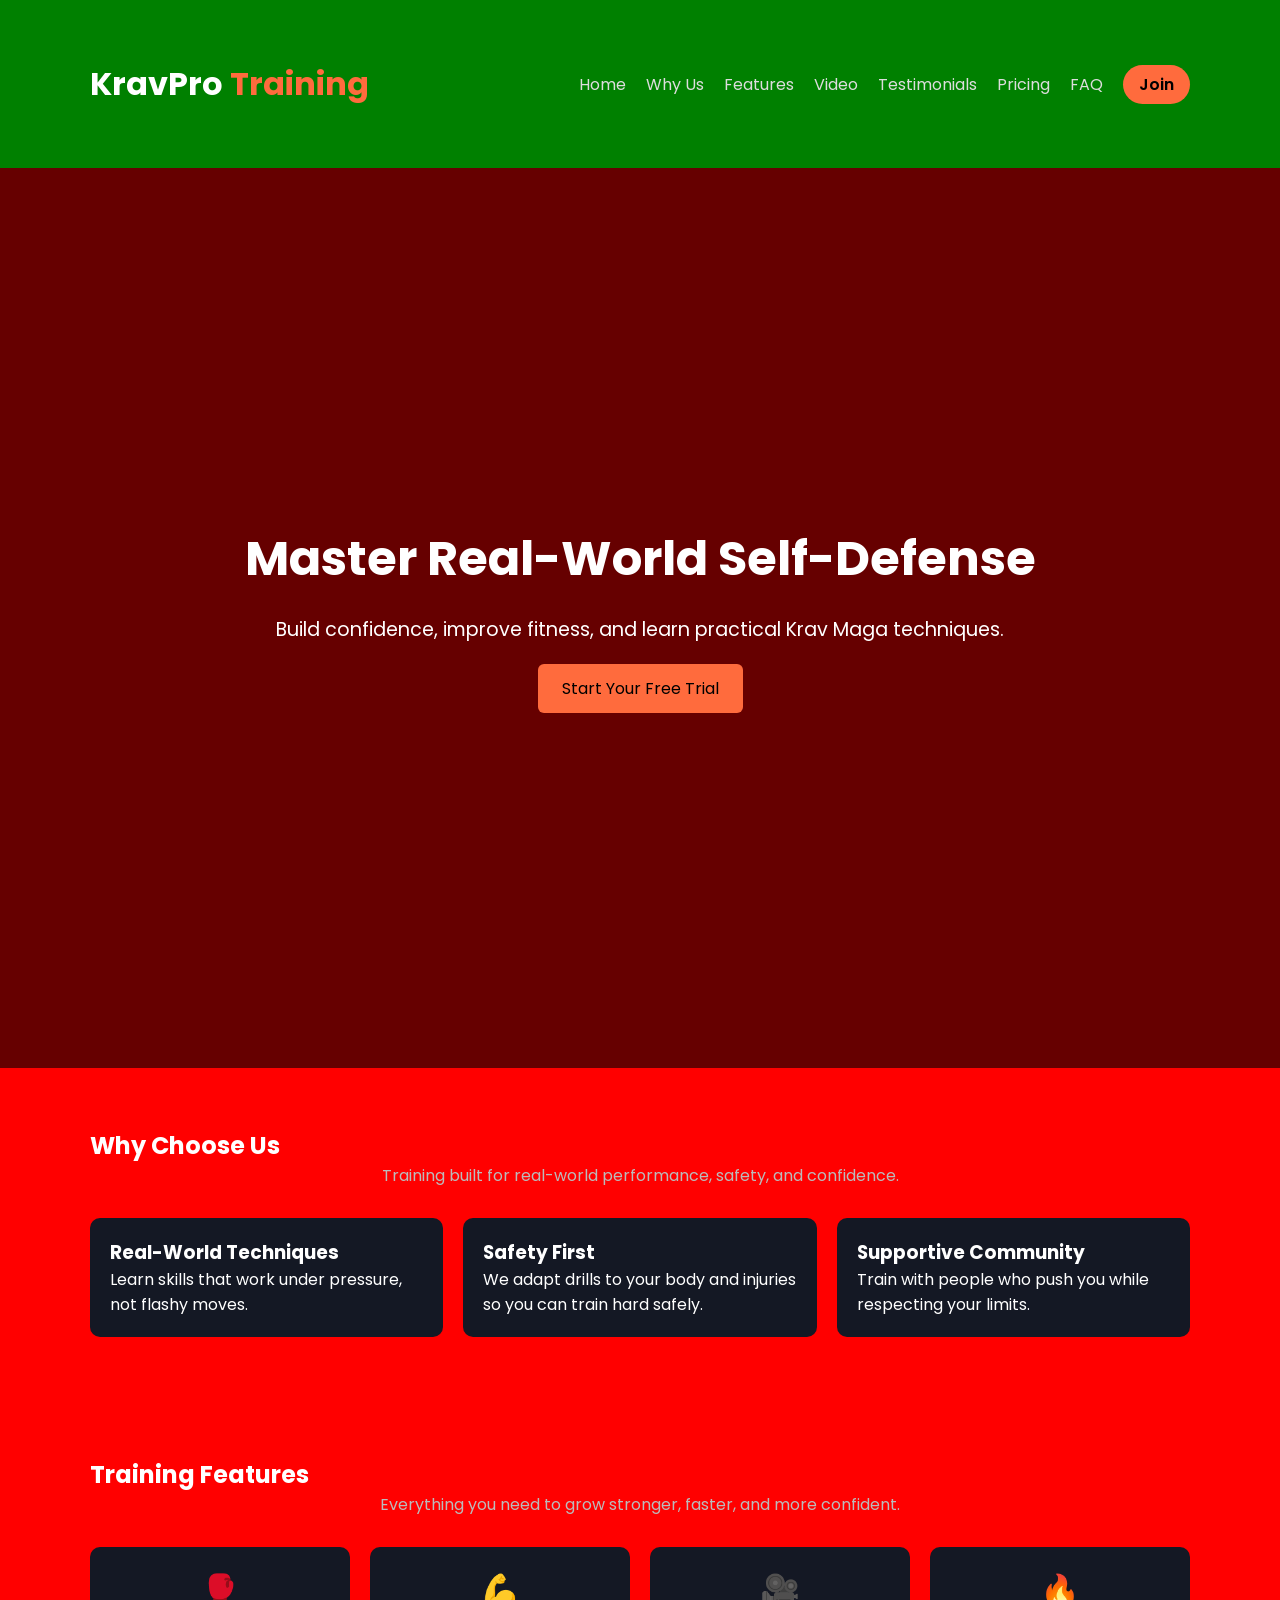
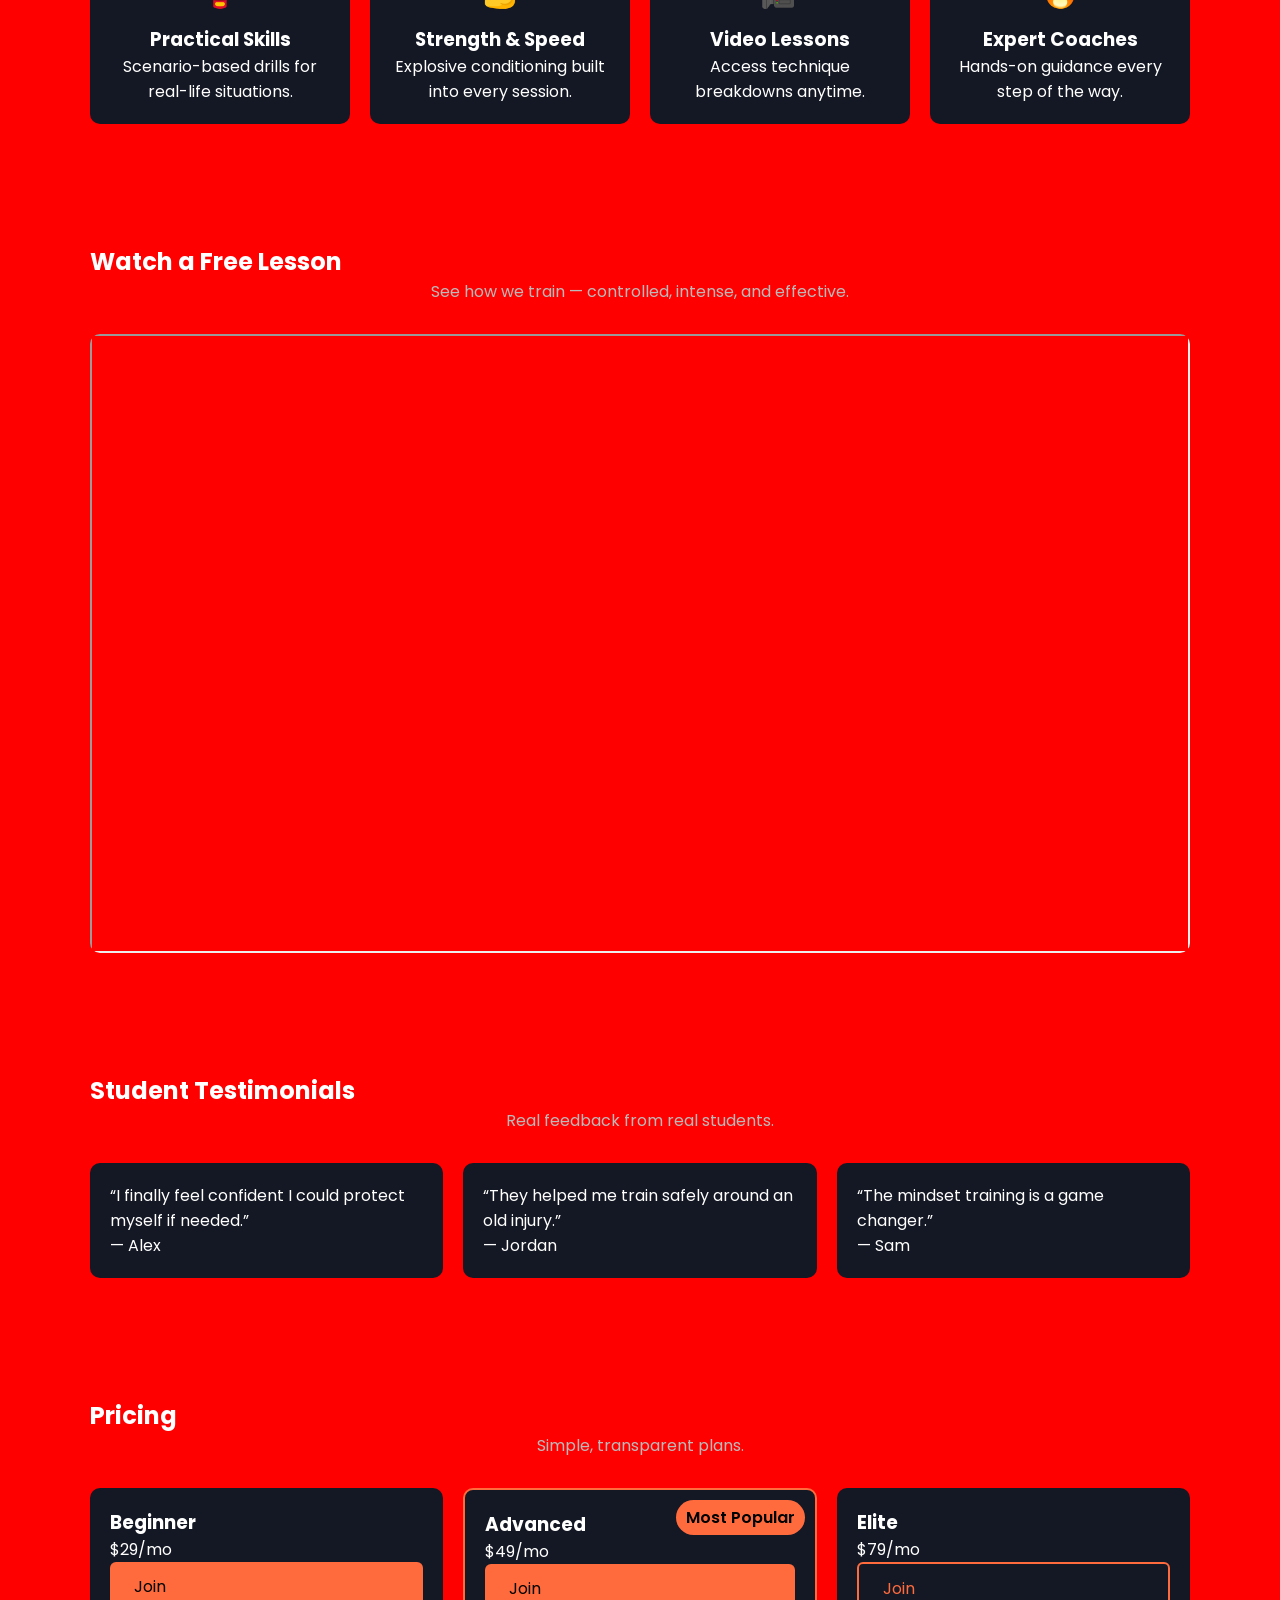
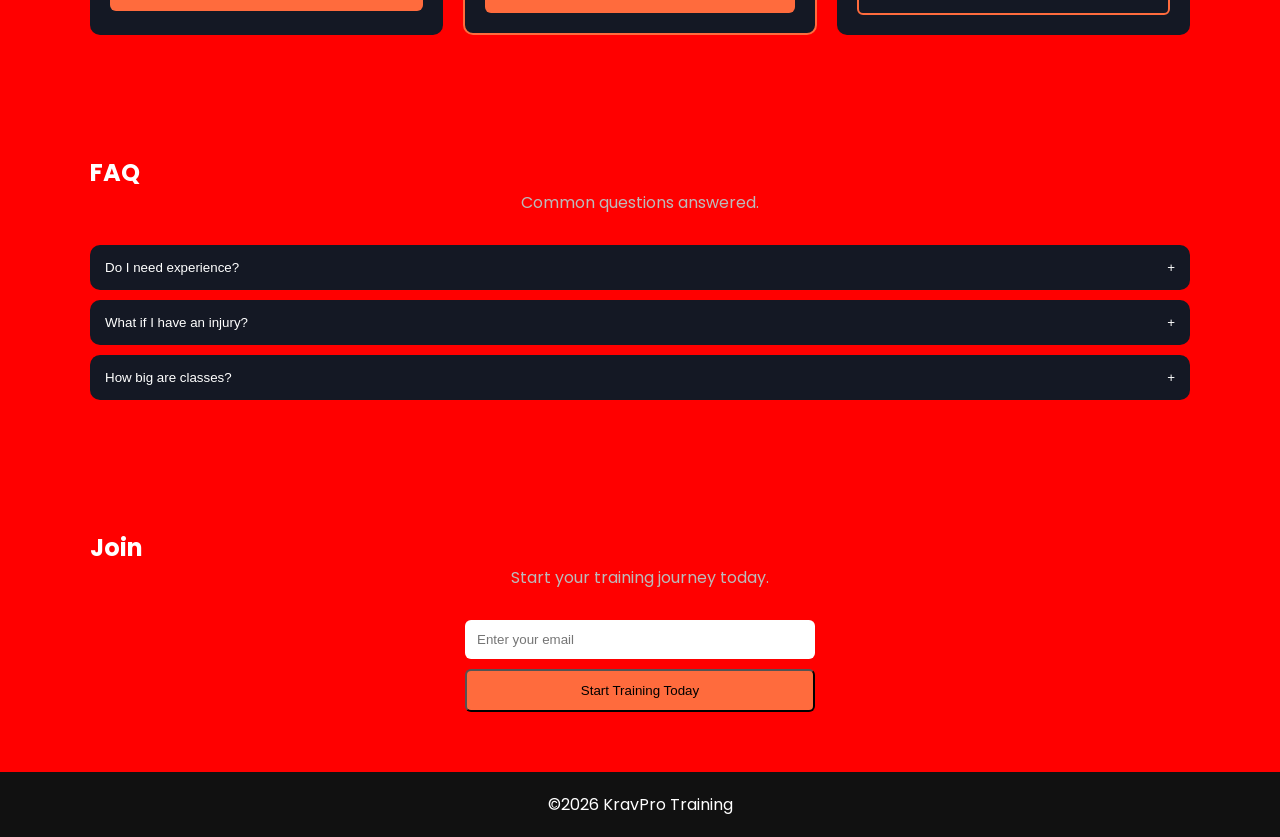
<file: web development/product landing page/index.html>
<!DOCTYPE html>
<html lang="en">
<head>
  <meta charset="UTF-8">
  <meta name="viewport" content="width=device-width, initial-scale=1">
  <title>KravPro Training</title>
  <link rel="stylesheet" href="styles.css">
  <link rel="preconnect" href="https://fonts.googleapis.com">
  <link rel="preconnect" href="https://fonts.gstatic.com" crossorigin>
  <link href="https://fonts.googleapis.com/css2?family=Poppins:wght@300;400;600;700&display=swap" rel="stylesheet">
</head>

<body>

<!-- Sticky Navigation -->
<header id="header">
  <div class="container nav-container">
    <h1 class="logo">KravPro <span>Training</span></h1>

    <nav>
      <ul class="nav-links">
        <li><a href="#hero">Home</a></li>
        <li><a href="#why">Why Us</a></li>
        <li><a href="#features">Features</a></li>
        <li><a href="#video">Video</a></li>
        <li><a href="#testimonials">Testimonials</a></li>
        <li><a href="#pricing">Pricing</a></li>
        <li><a href="#faq">FAQ</a></li>
        <li><a href="#contact" class="nav-cta">Join</a></li>
      </ul>
    </nav>

    <button class="nav-toggle">
      <span></span><span></span><span></span>
    </button>
  </div>
</header>

<!-- Full-Screen Hero -->
<section id="hero">
  <div class="hero-overlay"></div>
  <div class="container hero-content">
    <h2>Master Real-World Self-Defense</h2>
    <p>Build confidence, improve fitness, and learn practical Krav Maga techniques.</p>
    <a class="btn primary" href="#pricing">Start Your Free Trial</a>
  </div>
</section>

<!-- Why Choose Us -->
<section id="why" class="container section">
  <h2>Why Choose Us</h2>
  <p class="section-subtitle">Training built for real-world performance, safety, and confidence.</p>

  <div class="why-grid">
    <div class="why-item">
      <h3>Real-World Techniques</h3>
      <p>Learn skills that work under pressure, not flashy moves.</p>
    </div>
    <div class="why-item">
      <h3>Safety First</h3>
      <p>We adapt drills to your body and injuries so you can train hard safely.</p>
    </div>
    <div class="why-item">
      <h3>Supportive Community</h3>
      <p>Train with people who push you while respecting your limits.</p>
    </div>
  </div>
</section>

<!-- Animated Feature Cards -->
<section id="features" class="container section">
  <h2>Training Features</h2>
  <p class="section-subtitle">Everything you need to grow stronger, faster, and more confident.</p>

  <div class="cards feature-grid">
    <div class="card feature-card">
      <div class="icon">🥊</div>
      <h3>Practical Skills</h3>
      <p>Scenario-based drills for real-life situations.</p>
    </div>

    <div class="card feature-card">
      <div class="icon">💪</div>
      <h3>Strength & Speed</h3>
      <p>Explosive conditioning built into every session.</p>
    </div>

    <div class="card feature-card">
      <div class="icon">🎥</div>
      <h3>Video Lessons</h3>
      <p>Access technique breakdowns anytime.</p>
    </div>

    <div class="card feature-card">
      <div class="icon">🔥</div>
      <h3>Expert Coaches</h3>
      <p>Hands-on guidance every step of the way.</p>
    </div>
  </div>
</section>

<!-- Video -->
<section id="video" class="container section">
  <h2>Watch a Free Lesson</h2>
  <p class="section-subtitle">See how we train — controlled, intense, and effective.</p>

  <div class="video-wrapper">
    <iframe src="https://www.youtube.com/embed/eGDBR2L5kzI" allowfullscreen></iframe>
  </div>
</section>

<!-- Testimonials -->
<section id="testimonials" class="container section">
  <h2>Student Testimonials</h2>
  <p class="section-subtitle">Real feedback from real students.</p>

  <div class="testimonial-grid">
    <div class="testimonial-card">
      <p>“I finally feel confident I could protect myself if needed.”</p>
      <span>— Alex</span>
    </div>

    <div class="testimonial-card">
      <p>“They helped me train safely around an old injury.”</p>
      <span>— Jordan</span>
    </div>

    <div class="testimonial-card">
      <p>“The mindset training is a game changer.”</p>
      <span>— Sam</span>
    </div>
  </div>
</section>

<!-- Pricing -->
<section id="pricing" class="container section">
  <h2>Pricing</h2>
  <p class="section-subtitle">Simple, transparent plans.</p>

  <div class="pricing-grid">
    <div class="pricing-card">
      <h3>Beginner</h3>
      <p class="price">$29/mo</p>
      <a class="btn primary full-width" href="#contact">Join</a>
    </div>

    <div class="pricing-card featured">
      <div class="badge">Most Popular</div>
      <h3>Advanced</h3>
      <p class="price">$49/mo</p>
      <a class="btn primary full-width" href="#contact">Join</a>
    </div>

    <div class="pricing-card">
      <h3>Elite</h3>
      <p class="price">$79/mo</p>
      <a class="btn secondary full-width" href="#contact">Join</a>
    </div>
  </div>
</section>

<!-- FAQ -->
<section id="faq" class="container section">
  <h2>FAQ</h2>
  <p class="section-subtitle">Common questions answered.</p>

  <div class="faq-list">
    <div class="faq-item">
      <button class="faq-question">Do I need experience?<span>+</span></button>
      <div class="faq-answer"><p>No — beginners welcome.</p></div>
    </div>

    <div class="faq-item">
      <button class="faq-question">What if I have an injury?<span>+</span></button>
      <div class="faq-answer"><p>We adapt drills to keep you safe.</p></div>
    </div>

    <div class="faq-item">
      <button class="faq-question">How big are classes?<span>+</span></button>
      <div class="faq-answer"><p>Small groups for real coaching.</p></div>
    </div>
  </div>
</section>

<!-- Contact -->
<section id="contact" class="container section">
  <h2>Join</h2>
  <p class="section-subtitle">Start your training journey today.</p>

  <form class="contact-form">
    <input type="email" placeholder="Enter your email" required>
    <button class="btn primary">Start Training Today</button>
  </form>
</section>

<footer>
  <p>©2026 KravPro Training</p>
</footer>

<script>
  // Mobile nav
  const navToggle = document.querySelector('.nav-toggle');
  const navLinks = document.querySelector('.nav-links');
  navToggle.addEventListener('click', () => {
    navLinks.classList.toggle('open');
    navToggle.classList.toggle('open');
  });

  // Smooth scrolling
  document.querySelectorAll('a[href^="#"]').forEach(link => {
    link.addEventListener('click', e => {
      const target = document.querySelector(link.getAttribute('href'));
      if (target) {
        e.preventDefault();
        target.scrollIntoView({ behavior: 'smooth' });
        navLinks.classList.remove('open');
        navToggle.classList.remove('open');
      }
    });
  });

  // FAQ accordion
  document.querySelectorAll('.faq-item').forEach(item => {
    item.querySelector('.faq-question').addEventListener('click', () => {
      item.classList.toggle('open');
    });
  });
</script>

</body>
</html>
</file>
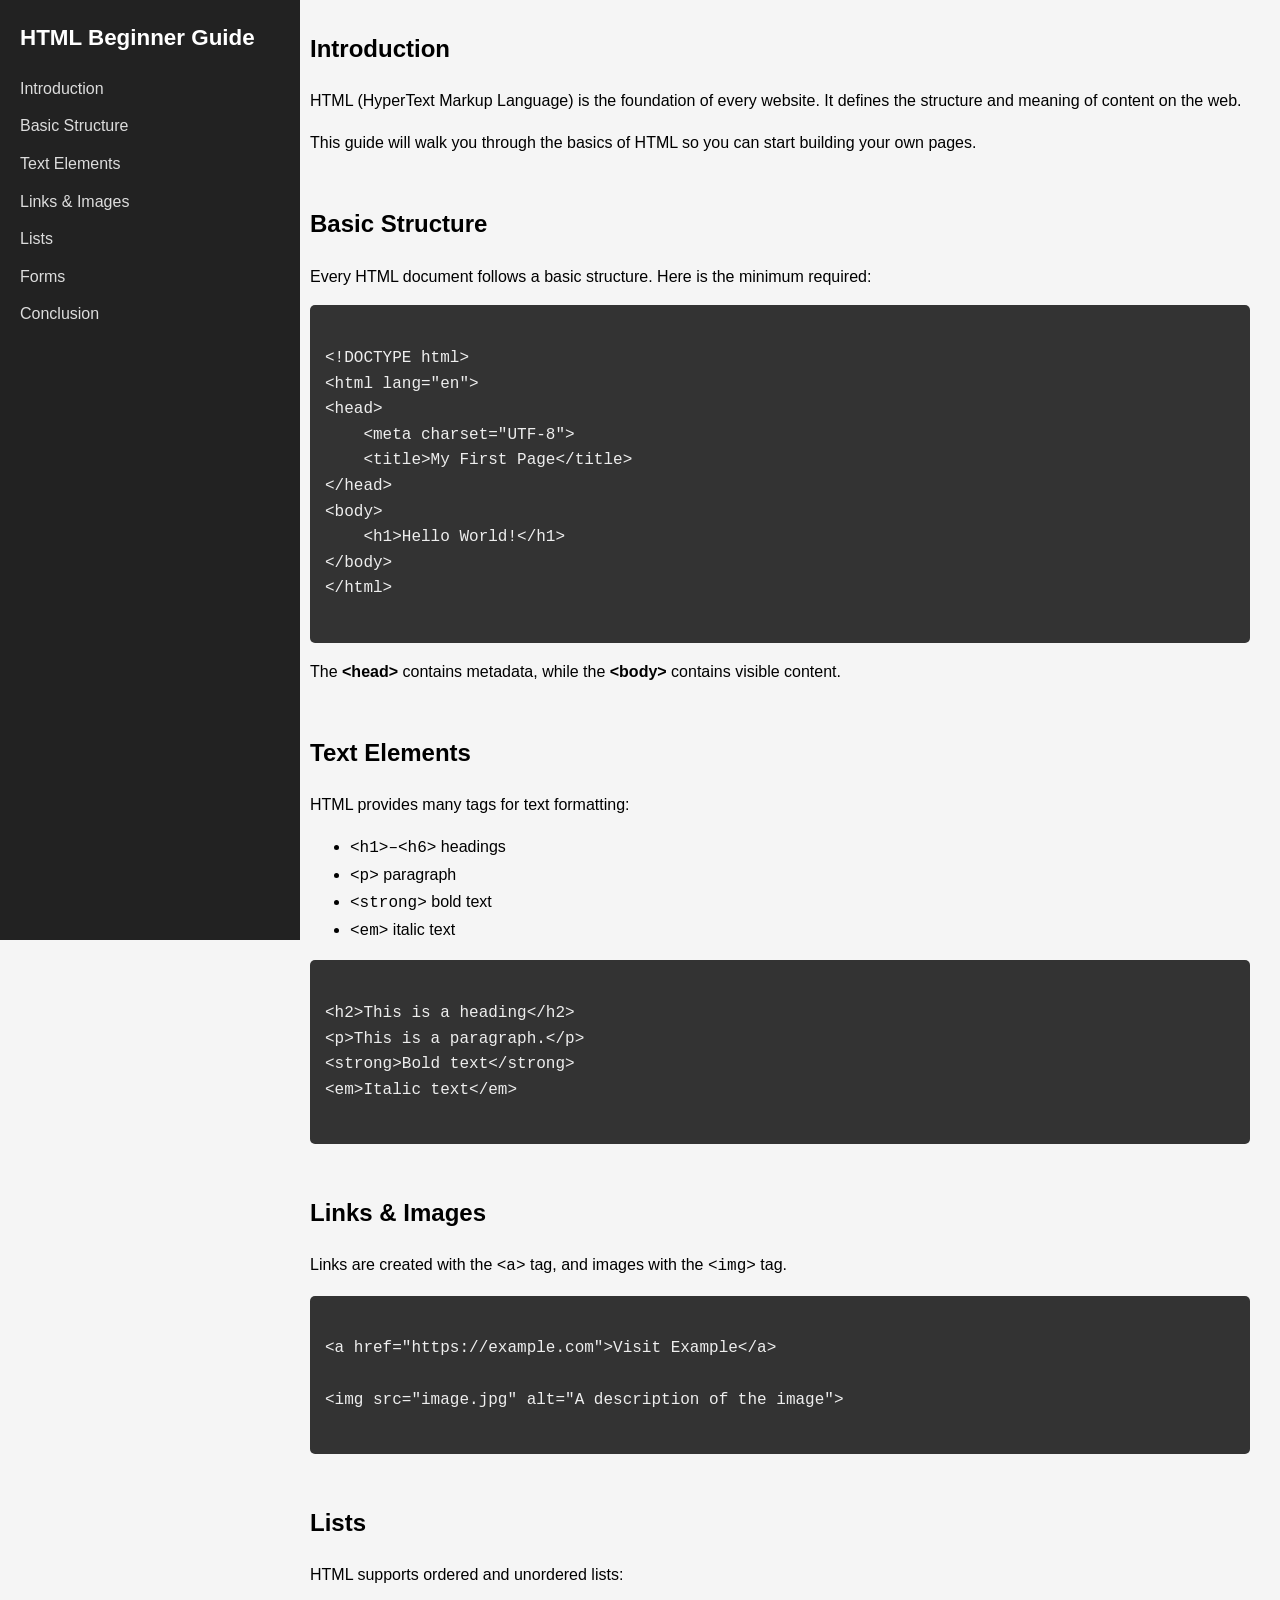
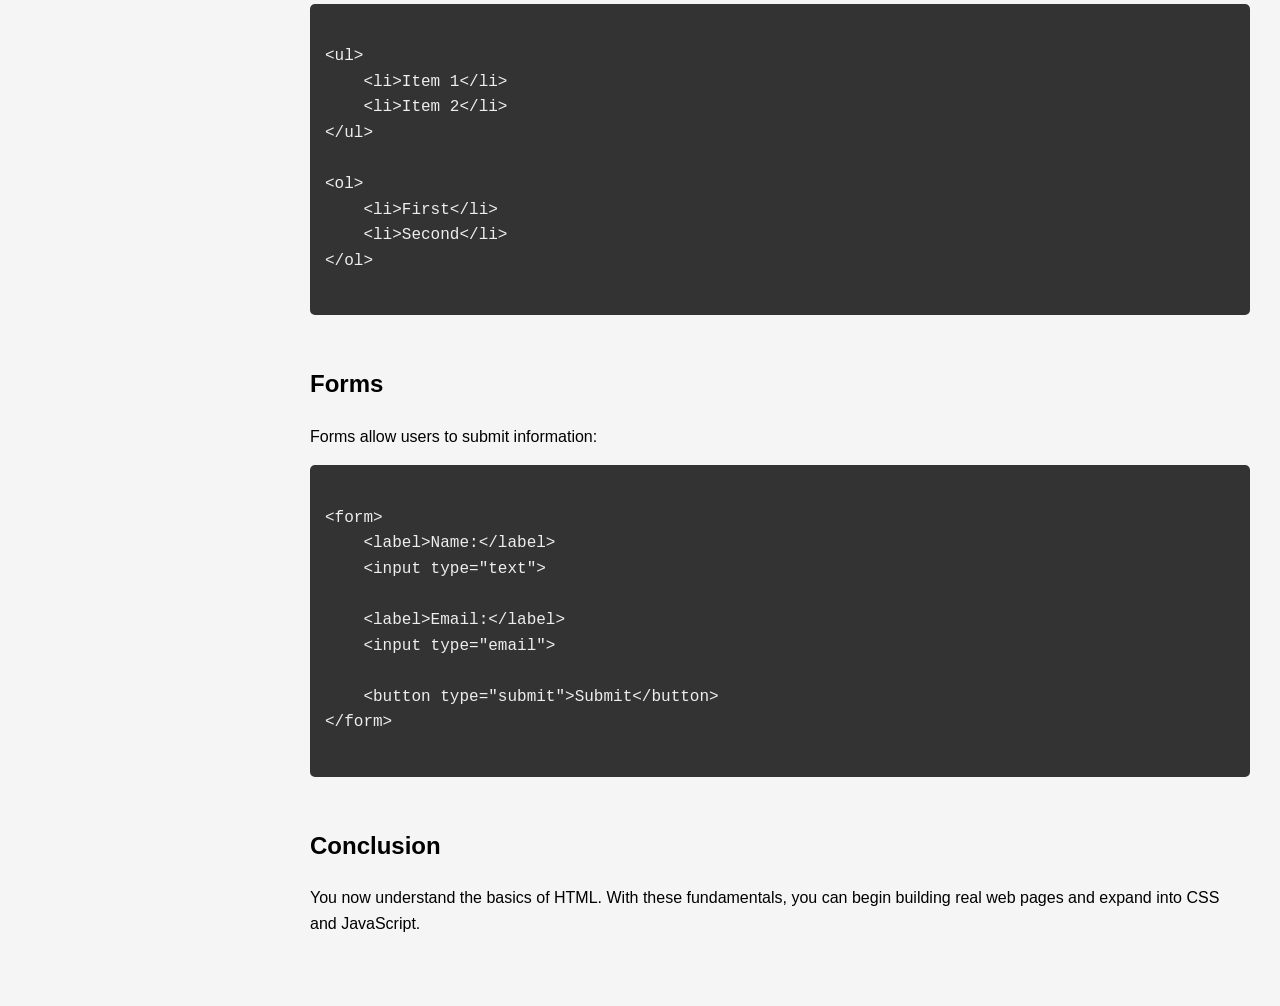
<file: web development/technical documentation page/index.html>
<!DOCTYPE html>
<html lang="en">
<head>
    <meta charset="UTF-8">
    <meta name="viewport" content="width=device-width, initial-scale=1.0">
    <title>HTML Beginner Guide – Technical Documentation</title>
    <link rel="stylesheet" href="styles.css">
</head>
<body>

    <nav id="navbar">
        <header>HTML Beginner Guide</header>
        <ul>
            <li><a class="nav-link" href="#introduction">Introduction</a></li>
            <li><a class="nav-link" href="#basic_structure">Basic Structure</a></li>
            <li><a class="nav-link" href="#text_elements">Text Elements</a></li>
            <li><a class="nav-link" href="#links_images">Links & Images</a></li>
            <li><a class="nav-link" href="#lists">Lists</a></li>
            <li><a class="nav-link" href="#forms">Forms</a></li>
            <li><a class="nav-link" href="#conclusion">Conclusion</a></li>
        </ul>
    </nav>

    <main id="main-doc">

        <section class="main-section" id="introduction">
            <header><h2>Introduction</h2></header>
            <p>HTML (HyperText Markup Language) is the foundation of every website. It defines the structure and meaning of content on the web.</p>
            <p>This guide will walk you through the basics of HTML so you can start building your own pages.</p>
        </section>

        <section class="main-section" id="basic_structure">
            <header><h2>Basic Structure</h2></header>
            <p>Every HTML document follows a basic structure. Here is the minimum required:</p>

            <pre><code>
&lt;!DOCTYPE html&gt;
&lt;html lang="en"&gt;
&lt;head&gt;
    &lt;meta charset="UTF-8"&gt;
    &lt;title&gt;My First Page&lt;/title&gt;
&lt;/head&gt;
&lt;body&gt;
    &lt;h1&gt;Hello World!&lt;/h1&gt;
&lt;/body&gt;
&lt;/html&gt;
            </code></pre>

            <p>The <strong>&lt;head&gt;</strong> contains metadata, while the <strong>&lt;body&gt;</strong> contains visible content.</p>
        </section>

        <section class="main-section" id="text_elements">
            <header><h2>Text Elements</h2></header>
            <p>HTML provides many tags for text formatting:</p>

            <ul>
                <li><code>&lt;h1&gt;–&lt;h6&gt;</code> headings</li>
                <li><code>&lt;p&gt;</code> paragraph</li>
                <li><code>&lt;strong&gt;</code> bold text</li>
                <li><code>&lt;em&gt;</code> italic text</li>
            </ul>

            <pre><code>
&lt;h2&gt;This is a heading&lt;/h2&gt;
&lt;p&gt;This is a paragraph.&lt;/p&gt;
&lt;strong&gt;Bold text&lt;/strong&gt;
&lt;em&gt;Italic text&lt;/em&gt;
            </code></pre>
        </section>

        <section class="main-section" id="links_images">
            <header><h2>Links & Images</h2></header>
            <p>Links are created with the <code>&lt;a&gt;</code> tag, and images with the <code>&lt;img&gt;</code> tag.</p>

            <pre><code>
&lt;a href="https://example.com"&gt;Visit Example&lt;/a&gt;

&lt;img src="image.jpg" alt="A description of the image"&gt;
            </code></pre>
        </section>

        <section class="main-section" id="lists">
            <header><h2>Lists</h2></header>
            <p>HTML supports ordered and unordered lists:</p>

            <pre><code>
&lt;ul&gt;
    &lt;li&gt;Item 1&lt;/li&gt;
    &lt;li&gt;Item 2&lt;/li&gt;
&lt;/ul&gt;

&lt;ol&gt;
    &lt;li&gt;First&lt;/li&gt;
    &lt;li&gt;Second&lt;/li&gt;
&lt;/ol&gt;
            </code></pre>
        </section>

        <section class="main-section" id="forms">
            <header><h2>Forms</h2></header>
            <p>Forms allow users to submit information:</p>

            <pre><code>
&lt;form&gt;
    &lt;label&gt;Name:&lt;/label&gt;
    &lt;input type="text"&gt;

    &lt;label&gt;Email:&lt;/label&gt;
    &lt;input type="email"&gt;

    &lt;button type="submit"&gt;Submit&lt;/button&gt;
&lt;/form&gt;
            </code></pre>
        </section>

        <section class="main-section" id="conclusion">
            <header><h2>Conclusion</h2></header>
            <p>You now understand the basics of HTML. With these fundamentals, you can begin building real web pages and expand into CSS and JavaScript.</p>
        </section>

    </main>

</body>
</html>
</file>
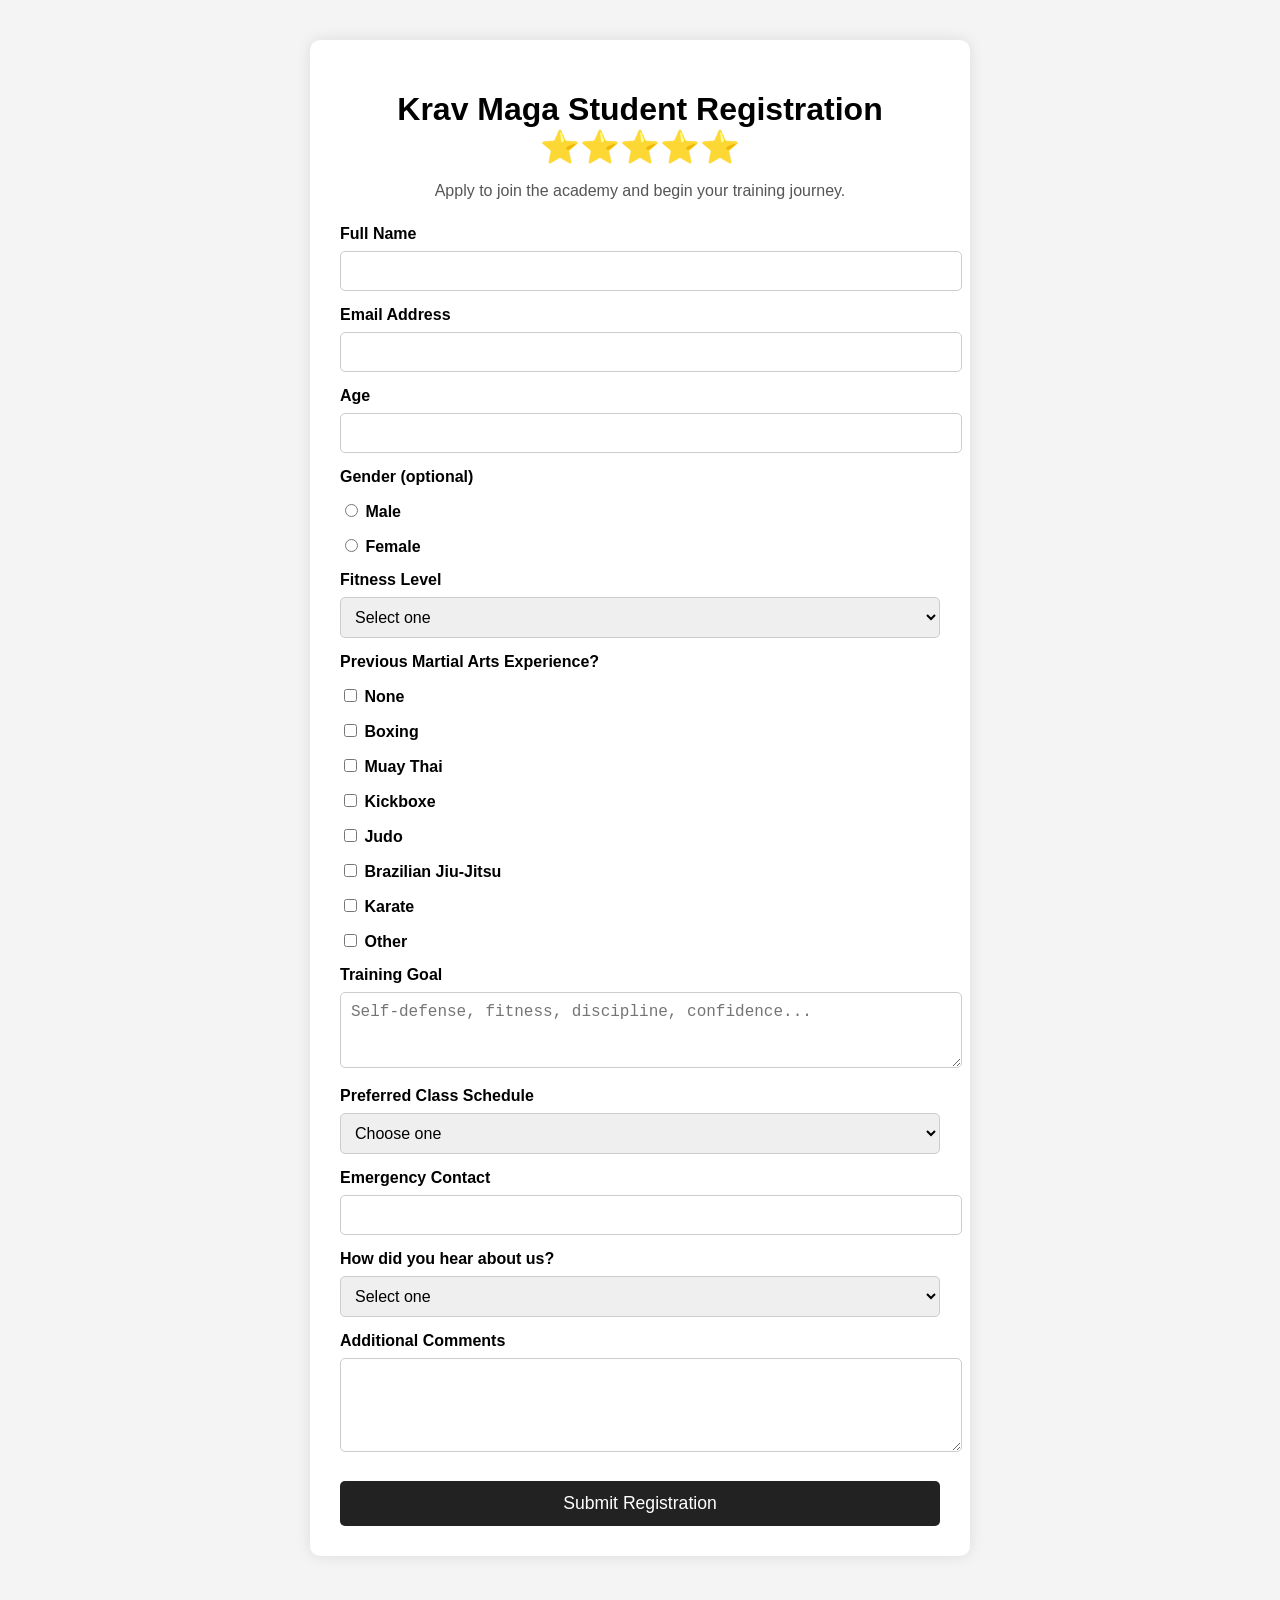
<file: web-development/survey/index.html>
<!DOCTYPE html>
<html lang="en">
<head>
    <meta charset="UTF-8">
    <meta name="viewport" content="width=device-width, initial-scale=1.0">
    <title>Krav Maga Student Registration</title>
    <link rel="stylesheet" href="styles.css">
</head>
<body>

    <div class="container">
        <h1>Krav Maga Student Registration ⭐⭐⭐⭐⭐</h1>
        <p class="subtitle">Apply to join the academy and begin your training journey.</p>

        <form>

            <!-- Full Name -->
            <label for="name">Full Name</label>
            <input type="text" id="name" required>

            <!-- Email -->
            <label for="email">Email Address</label>
            <input type="email" id="email" required>

            <!-- Age -->
            <label for="age">Age</label>
            <input type="number" id="age" min="10" max="80" required>

            <!-- Gender -->
            <label>Gender (optional)</label>
            <div class="radio-group">
                <label><input type="radio" name="gender" value="male"> Male</label>
                <label><input type="radio" name="gender" value="female"> Female</label>
            </div>

            <!-- Fitness Level -->
            <label for="fitness">Fitness Level</label>
            <select id="fitness" required>
                <option value="">Select one</option>
                <option value="beginner">Beginner</option>
                <option value="intermediate">Intermediate</option>
                <option value="advanced">Advanced</option>
            </select>

            <!-- Martial Arts Experience -->
            <label>Previous Martial Arts Experience?</label>
            <div class="checkbox-group">
                <label><input type="checkbox" value="none"> None</label>
                <label><input type="checkbox" value="boxing"> Boxing</label>
                <label><input type="checkbox" value="muaythai"> Muay Thai</label>
                <label><input type="checkbox" value="Kickboxe"> Kickboxe</label>
                <label><input type="checkbox" value="Judo"> Judo</label>
                <label><input type="checkbox" value="bjj"> Brazilian Jiu-Jitsu</label>
                <label><input type="checkbox" value="karate"> Karate</label>
                <label><input type="checkbox" value="Other"> Other</label>
            </div>

            <!-- Training Goal -->
            <label for="goal">Training Goal</label>
            <textarea id="goal" rows="3" placeholder="Self-defense, fitness, discipline, confidence..."></textarea>

            <!-- Preferred Schedule -->
            <label for="schedule">Preferred Class Schedule</label>
            <select id="schedule" required>
                <option value="">Choose one</option>
                <option value="morning">Morning Classes</option>
                <option value="afternoon">Afternoon Classes</option>
                <option value="evening">Evening Classes</option>
                <option value="weekend">Weekend Classes</option>
            </select>

            <!-- Emergency Contact -->
            <label for="emergency">Emergency Contact</label>
            <input type="text" id="emergency" required>

            <!-- How did you hear about us -->
            <label for="referral">How did you hear about us?</label>
            <select id="referral">
                <option value="">Select one</option>
                <option value="friend">Friend or Family</option>
                <option value="social">Social Media</option>
                <option value="google">Google Search</option>
                <option value="event">Local Event</option>
                <option value="other">Other</option>
            </select>

            <!-- Additional Comments -->
            <label for="comments">Additional Comments</label>
            <textarea id="comments" rows="4"></textarea>

            <!-- Submit -->
            <button type="submit">Submit Registration</button>

        </form>
    </div>

</body>
</html>
</file>
<file: web development/product landing page/styles.css>
/* RESET */
* { margin: 0; padding: 0; box-sizing: border-box; }

/* BASE */
body {
  font-family: "Poppins", sans-serif;
  background: red !important;;
  color: #fff;
}

.container {
  width: min(1100px, 90%);
  margin: auto;
  padding: 60px 0;
}

.section {
  padding: 60px 0;
}

.section-subtitle {
  text-align: center;
  color: #bbb;
  margin-bottom: 30px;
}

/* NAV */
#header {
  position: sticky;
  top: 0;
  background: green !important;
  backdrop-filter: blur(10px);
  z-index: 100;
}

.nav-container {
  display: flex;
  justify-content: space-between;
  align-items: center;
}

.logo span {
  color: #ff6b3d;
}

.nav-links {
  display: flex;
  gap: 20px;
  list-style: none;
}

.nav-links a {
  color: #ddd;
  text-decoration: none;
  transition: 0.2s;
}

.nav-links a:hover {
  color: #fff;
}

.nav-cta {
  background: #ff6b3d;
  padding: 8px 16px;
  border-radius: 20px;
  color: #000 !important;
  font-weight: 600;
}

/* Mobile nav */
.nav-toggle {
  display: none;
  flex-direction: column;
  gap: 4px;
  background: none;
  border: none;
}

.nav-toggle span {
  width: 24px;
  height: 3px;
  background: #fff;
  transition: 0.3s;
}

.nav-toggle.open span:nth-child(1) {
  transform: translateY(6px) rotate(45deg);
}
.nav-toggle.open span:nth-child(2) {
  opacity: 0;
}
.nav-toggle.open span:nth-child(3) {
  transform: translateY(-6px) rotate(-45deg);
}

/* HERO */
#hero {
  position: relative;
  height: 100vh;
  background: url("https://images.pexels.com/photos/4761790/pexels-photo-4761790.jpeg") center/cover no-repeat;
  display: flex;
  align-items: center;
  text-align: center;
}

.hero-overlay {
  position: absolute;
  inset: 0;
  background: rgba(0,0,0,0.6);
}

.hero-content {
  position: relative;
  z-index: 2;
}

#hero h2 {
  font-size: 3rem;
  margin-bottom: 20px;
}

#hero p {
  font-size: 1.2rem;
  margin-bottom: 20px;
}

/* BUTTONS */
.btn {
  display: inline-block;
  padding: 12px 24px;
  border-radius: 6px;
  text-decoration: none;
  cursor: pointer;
  transition: 0.3s;
}

.btn.primary {
  background: #ff6b3d;
  color: #000;
}

.btn.primary:hover {
  transform: translateY(-3px);
}

.btn.secondary {
  background: transparent;
  border: 2px solid #ff6b3d;
  color: #ff6b3d;
}

.full-width {
  width: 100%;
}

/* WHY */
.why-grid {
  display: grid;
  grid-template-columns: repeat(3, 1fr);
  gap: 20px;
}

.why-item {
  background: #141824;
  padding: 20px;
  border-radius: 10px;
  transition: 0.3s;
}

.why-item:hover {
  transform: translateY(-5px);
}

/* FEATURES */
.feature-grid {
  display: grid;
  grid-template-columns: repeat(4, 1fr);
  gap: 20px;
}

.feature-card {
  background: #141824;
  padding: 20px;
  border-radius: 10px;
  text-align: center;
  opacity: 0;
  transform: translateY(20px);
  animation: fadeUp 0.8s forwards;
}

.feature-card:nth-child(2) { animation-delay: 0.1s; }
.feature-card:nth-child(3) { animation-delay: 0.2s; }
.feature-card:nth-child(4) { animation-delay: 0.3s; }

.icon {
  font-size: 2rem;
  margin-bottom: 10px;
}

/* VIDEO */
.video-wrapper {
  position: relative;
  padding-top: 56.25%;
  border-radius: 10px;
  overflow: hidden;
}

.video-wrapper iframe {
  position: absolute;
  inset: 0;
  width: 100%;
  height: 100%;
}

/* TESTIMONIALS */
.testimonial-grid {
  display: grid;
  grid-template-columns: repeat(3, 1fr);
  gap: 20px;
}

.testimonial-card {
  background: #141824;
  padding: 20px;
  border-radius: 10px;
}

/* PRICING */
.pricing-grid {
  display: grid;
  grid-template-columns: repeat(3, 1fr);
  gap: 20px;
}

.pricing-card {
  background: #141824;
  padding: 20px;
  border-radius: 10px;
  position: relative;
}

.featured {
  border: 2px solid #ff6b3d;
}

.badge {
  position: absolute;
  top: 10px;
  right: 10px;
  background: #ff6b3d;
  padding: 5px 10px;
  border-radius: 20px;
  color: #000;
  font-weight: 600;
}

/* FAQ */
.faq-item {
  background: #141824;
  margin-bottom: 10px;
  border-radius: 10px;
  overflow: hidden;
}

.faq-question {
  width: 100%;
  background: none;
  border: none;
  color: #fff;
  padding: 15px;
  text-align: left;
  display: flex;
  justify-content: space-between;
  cursor: pointer;
}

.faq-answer {
  max-height: 0;
  overflow: hidden;
  padding: 0 15px;
  transition: 0.3s;
}

.faq-item.open .faq-answer {
  max-height: 200px;
  padding-bottom: 15px;
}

/* CONTACT */
.contact-form {
  max-width: 350px;
  margin: auto;
  display: flex;
  flex-direction: column;
  gap: 10px;
}

input {
  padding: 12px;
  border-radius: 6px;
  border: none;
}

/* FOOTER */
footer {
  background: #111;
  text-align: center;
  padding: 20px;
}

/* ANIMATIONS */
@keyframes fadeUp {
  to {
    opacity: 1;
    transform: translateY(0);
  }
}

/* RESPONSIVE */
@media (max-width: 900px) {
  .why-grid,
  .feature-grid,
  .testimonial-grid,
  .pricing-grid {
    grid-template-columns: repeat(2, 1fr);
  }
}

@media (max-width: 700px) {
  .nav-links {
    position: absolute;
    top: 100%;
    right: 0;
    background: #111;
    flex-direction: column;
    padding: 20px;
    display: none;
  }

  .nav-links.open {
    display: flex;
  }

  .nav-toggle {
    display: flex;
  }

  .why-grid,
  .feature-grid,
  .testimonial-grid,
  .pricing-grid {
    grid-template-columns: 1fr;
  }

  #hero h2 {
    font-size: 2.2rem;
  }
}
</file>
<file: web development/technical documentation page/styles.css>
body {
    margin: 0;
    font-family: Arial, sans-serif;
    line-height: 1.6;
    background: #f5f5f5;
}

#navbar {
    position: fixed;
    top: 0;
    left: 0;
    width: 260px;
    height: 100%;
    background: #222;
    color: #fff;
    padding: 20px;
    overflow-y: auto;
}

#navbar header {
    font-size: 1.4rem;
    margin-bottom: 20px;
    font-weight: bold;
}

#navbar ul {
    list-style: none;
    padding: 0;
}

#navbar li {
    margin: 12px 0;
}

#navbar a {
    color: #ddd;
    text-decoration: none;
    font-size: 1rem;
}

#navbar a:hover {
    color: #fff;
}

#main-doc {
    margin-left: 280px;
    padding: 30px;
}

.main-section {
    margin-bottom: 50px;
}

pre {
    background: #333;
    color: #eee;
    padding: 15px;
    overflow-x: auto;
    border-radius: 5px;
}

code {
    font-family: Consolas, monospace;
}

h2 {
    margin-top: 0;
}
</file>
<file: web-development/survey/styles.css>
body {
    font-family: Arial, sans-serif;
    background: #f4f4f4;
    margin: 0;
    padding: 0;
}

.container {
    max-width: 600px;
    background: #fff;
    margin: 40px auto;
    padding: 30px;
    border-radius: 10px;
    box-shadow: 0 0 15px rgba(0,0,0,0.1);
}

h1 {
    text-align: center;
    margin-bottom: 10px;
}

.subtitle {
    text-align: center;
    color: #555;
    margin-bottom: 25px;
}

form label {
    display: block;
    margin-top: 15px;
    font-weight: bold;
}

input[type="text"],
input[type="email"],
input[type="number"],
select,
textarea {
    width: 100%;
    padding: 10px;
    margin-top: 8px;
    border-radius: 5px;
    border: 1px solid #ccc;
    font-size: 1rem;
}

textarea {
    resize: vertical;
}

.radio-group,
.checkbox-group {
    margin-top: 10px;
}

.radio-group label,
.checkbox-group label {
    display: block;
    margin-bottom: 5px;
}

button {
    width: 100%;
    padding: 12px;
    margin-top: 25px;
    background: #222;
    color: #fff;
    border: none;
    font-size: 1.1rem;
    border-radius: 5px;
    cursor: pointer;
}

button:hover {
    background: #444;
}
</file>
